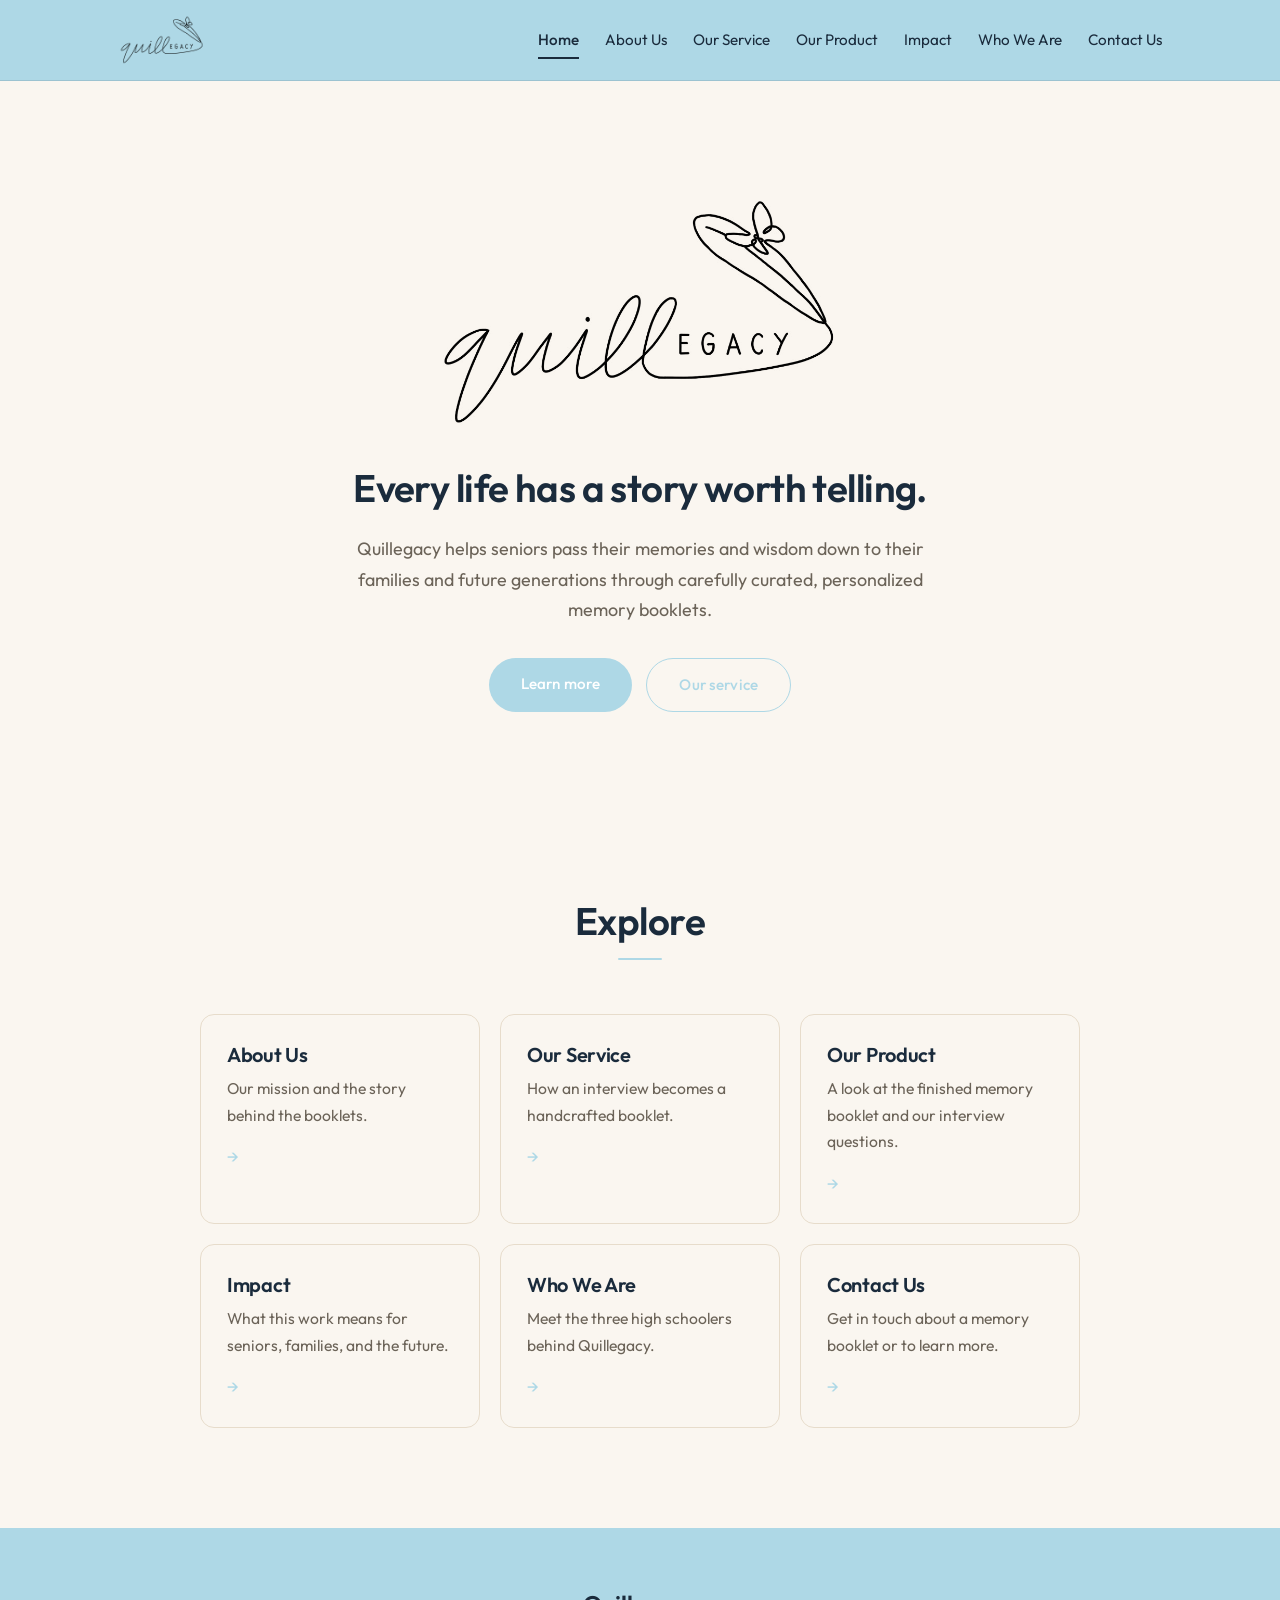
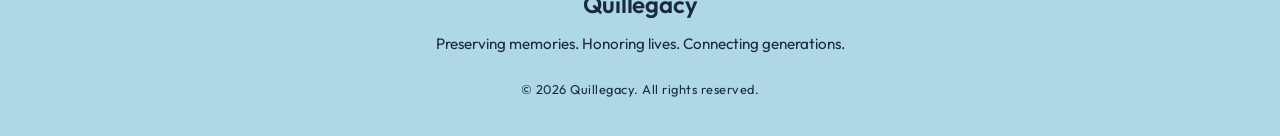
<file: index.html>
<!DOCTYPE html>
<html lang="en">
<head>
  <meta charset="UTF-8" />
  <meta name="viewport" content="width=device-width, initial-scale=1.0" />
  <title>Quillegacy — Preserving the Stories That Matter</title>
  <meta name="description" content="Quillegacy creates personalized memory booklets that preserve the stories, memories, and wisdom of seniors for their families and future generations." />
  <link rel="icon" href="images/favicon.png" type="image/png" />
  <link rel="apple-touch-icon" href="images/favicon.png" />
  <link rel="stylesheet" href="style.css" />
  <link rel="preconnect" href="https://fonts.googleapis.com">
  <link rel="preconnect" href="https://fonts.gstatic.com" crossorigin>
  <link href="https://fonts.googleapis.com/css2?family=Outfit:wght@300;400;500;600;700&display=swap" rel="stylesheet">
</head>
<body>

  <!-- ===== NAVIGATION (same on every page) ===== -->
  <header class="nav">
    <div class="nav-inner">
      <a href="index.html" class="logo" aria-label="Quillegacy home">
        <img src="images/quillegacy-logo.png" alt="Quillegacy" />
      </a>
      <nav>
        <a href="index.html" aria-current="page">Home</a>
        <a href="about.html">About Us</a>
        <a href="services.html">Our Service</a>
        <a href="product.html">Our Product</a>
        <a href="impact.html">Impact</a>
        <a href="team.html">Who We Are</a>
        <a href="contact.html">Contact Us</a>
      </nav>
    </div>
  </header>

  <!-- ===== LANDING HERO ===== -->
  <section class="hero">
    <div class="hero-content">
      <img src="images/quillegacy-logo.png" alt="Quillegacy" class="hero-logo" />
      <h2>Every life has a story worth telling.</h2>
      <p class="tagline">
        Quillegacy helps seniors pass their memories and wisdom down to their families
        and future generations through carefully curated, personalized memory booklets.
      </p>
      <div class="hero-actions">
        <a href="about.html" class="btn">Learn more</a>
        <a href="services.html" class="btn btn-ghost">Our service</a>
      </div>
    </div>
  </section>

  <!-- ===== EXPLORE TILES ===== -->
  <section class="section section-light">
    <div class="container">
      <h2 class="center">Explore</h2>
      <div class="tile-grid">
        <a href="about.html" class="tile">
          <h3>About Us</h3>
          <p>Our mission and the story behind the booklets.</p>
          <span class="tile-arrow">&rarr;</span>
        </a>
        <a href="services.html" class="tile">
          <h3>Our Service</h3>
          <p>How an interview becomes a handcrafted booklet.</p>
          <span class="tile-arrow">&rarr;</span>
        </a>
        <a href="product.html" class="tile">
          <h3>Our Product</h3>
          <p>A look at the finished memory booklet and our interview questions.</p>
          <span class="tile-arrow">&rarr;</span>
        </a>
        <a href="impact.html" class="tile">
          <h3>Impact</h3>
          <p>What this work means for seniors, families, and the future.</p>
          <span class="tile-arrow">&rarr;</span>
        </a>
        <a href="team.html" class="tile">
          <h3>Who We Are</h3>
          <p>Meet the three high schoolers behind Quillegacy.</p>
          <span class="tile-arrow">&rarr;</span>
        </a>
        <a href="contact.html" class="tile">
          <h3>Contact Us</h3>
          <p>Get in touch about a memory booklet or to learn more.</p>
          <span class="tile-arrow">&rarr;</span>
        </a>
      </div>
    </div>
  </section>

  <!-- ===== FOOTER (same on every page) ===== -->
  <footer class="footer">
    <div class="container">
      <p class="footer-brand">Quillegacy</p>
      <p class="footer-tag">Preserving memories. Honoring lives. Connecting generations.</p>
      <p class="footer-copy">&copy; 2026 Quillegacy. All rights reserved.</p>
    </div>
  </footer>

</body>
</html>
</file>
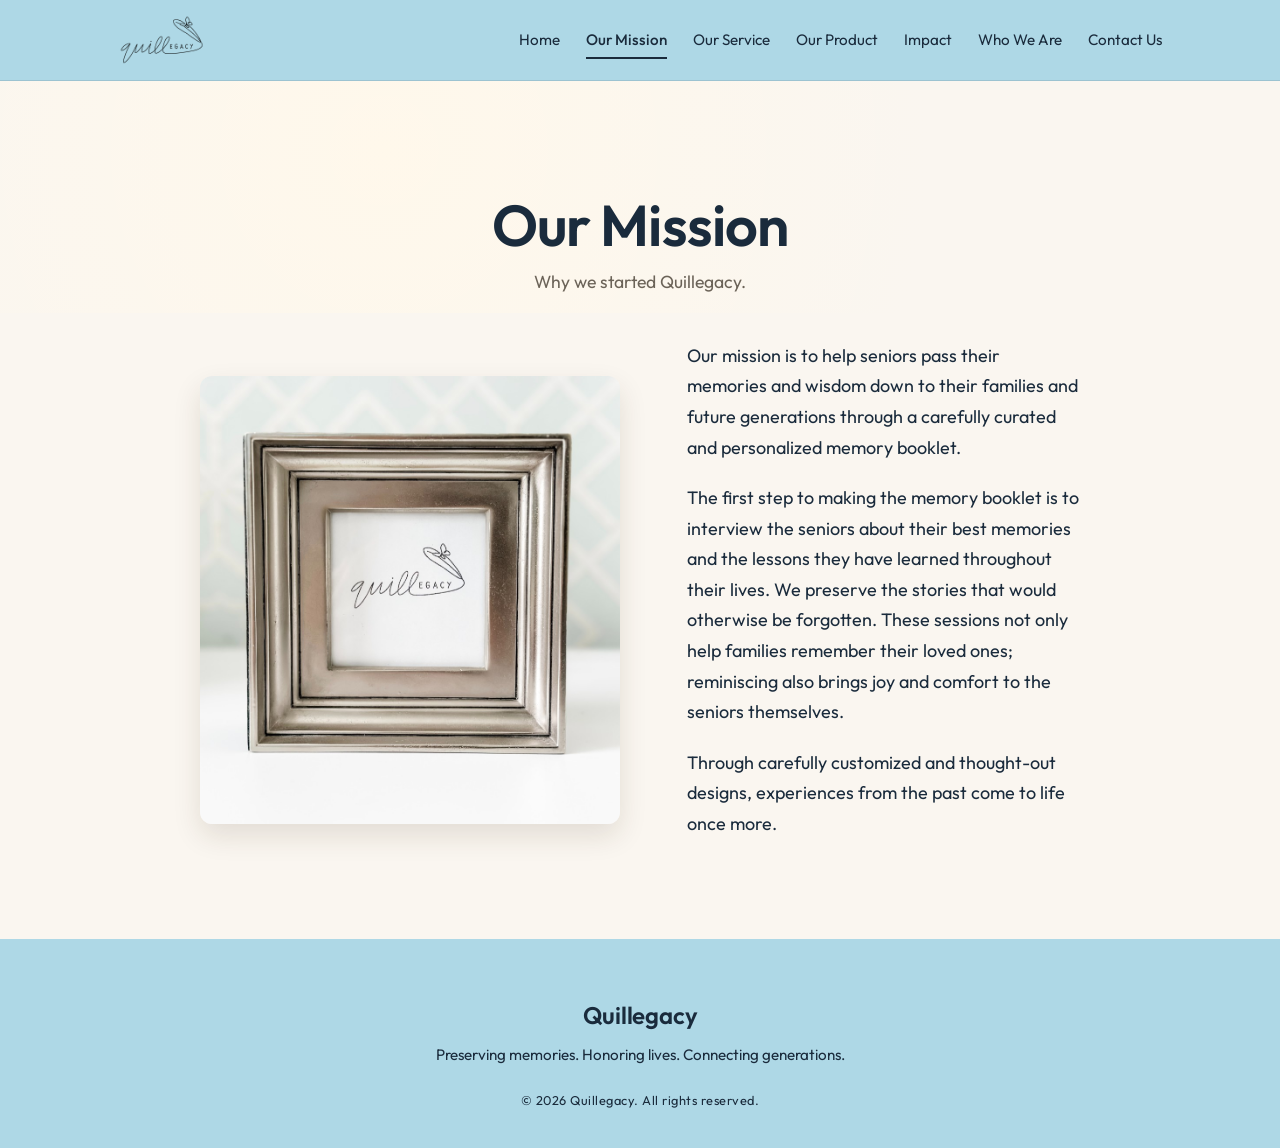
<file: about.html>
<!DOCTYPE html>
<html lang="en">
<head>
  <meta charset="UTF-8" />
  <meta name="viewport" content="width=device-width, initial-scale=1.0" />
  <title>Our Mission — Quillegacy</title>
  <meta name="description" content="Our mission is to help seniors pass their memories and wisdom down to their families through personalized memory booklets." />
  <link rel="icon" href="images/favicon.png" type="image/png" />
  <link rel="apple-touch-icon" href="images/favicon.png" />
  <link rel="stylesheet" href="style.css" />
  <link rel="preconnect" href="https://fonts.googleapis.com">
  <link rel="preconnect" href="https://fonts.gstatic.com" crossorigin>
  <link href="https://fonts.googleapis.com/css2?family=Outfit:wght@300;400;500;600;700&display=swap" rel="stylesheet">
</head>
<body>

  <header class="nav">
    <div class="nav-inner">
      <a href="index.html" class="logo" aria-label="Quillegacy home">
        <img src="images/quillegacy-logo.png" alt="Quillegacy" />
      </a>
      <nav>
        <a href="index.html">Home</a>
        <a href="about.html" aria-current="page">Our Mission</a>
        <a href="services.html">Our Service</a>
        <a href="product.html">Our Product</a>
        <a href="impact.html">Impact</a>
        <a href="team.html">Who We Are</a>
        <a href="contact.html">Contact Us</a>
      </nav>
    </div>
  </header>

  <section class="page-header page-header--compact">
    <div class="container">
      <h1>Our Mission</h1>
      <p class="page-sub">Why we started Quillegacy.</p>
    </div>
  </section>

  <section class="section section-light section-product">
    <div class="container">
      <div class="product-feature">
        <div class="product-image product-image--portrait">
          <img src="images/mission-frame.png" alt="A framed Quillegacy logo card on a shelf against a light blue patterned wall." />
        </div>
        <div class="product-text">
          <p class="lead">
            Our mission is to help seniors pass their memories and wisdom down to their
            families and future generations through a carefully curated and personalized
            memory booklet.
          </p>
          <p>
            The first step to making the memory booklet is to interview the seniors about
            their best memories and the lessons they have learned throughout their lives.
            We preserve the stories that would otherwise be forgotten. These sessions not
            only help families remember their loved ones; reminiscing also brings joy
            and comfort to the seniors themselves.
          </p>
          <p>
            Through carefully customized and thought-out designs, experiences from the
            past come to life once more.
          </p>
        </div>
      </div>
    </div>
  </section>

  <footer class="footer">
    <div class="container">
      <p class="footer-brand">Quillegacy</p>
      <p class="footer-tag">Preserving memories. Honoring lives. Connecting generations.</p>
      <p class="footer-copy">&copy; 2026 Quillegacy. All rights reserved.</p>
    </div>
  </footer>

</body>
</html>
</file>
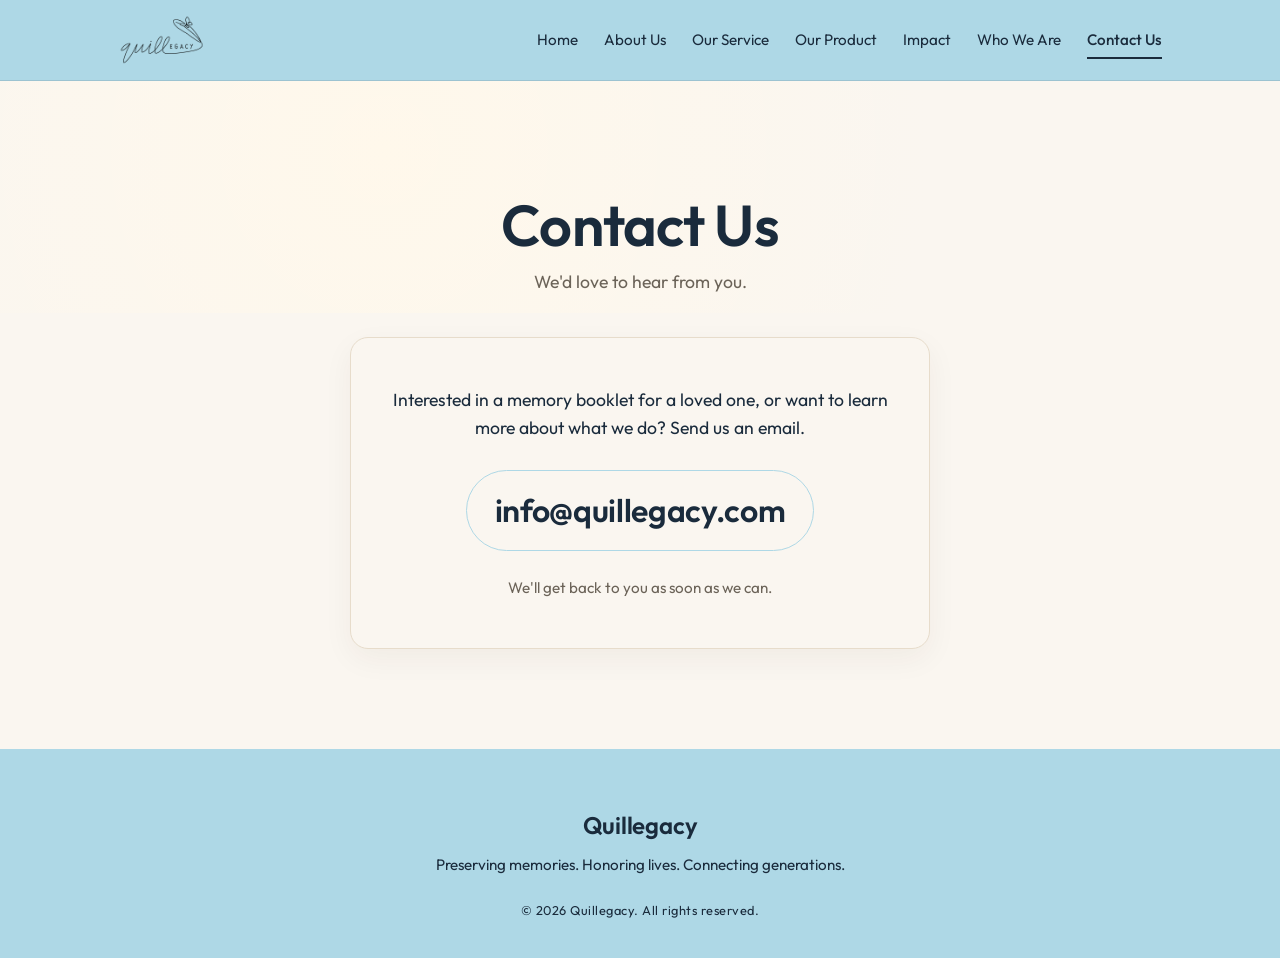
<file: contact.html>
<!DOCTYPE html>
<html lang="en">
<head>
  <meta charset="UTF-8" />
  <meta name="viewport" content="width=device-width, initial-scale=1.0" />
  <title>Contact Us — Quillegacy</title>
  <meta name="description" content="Get in touch with Quillegacy about a memory booklet or collaboration." />
  <link rel="icon" href="images/favicon.png" type="image/png" />
  <link rel="apple-touch-icon" href="images/favicon.png" />
  <link rel="stylesheet" href="style.css" />
  <link rel="preconnect" href="https://fonts.googleapis.com">
  <link rel="preconnect" href="https://fonts.gstatic.com" crossorigin>
  <link href="https://fonts.googleapis.com/css2?family=Outfit:wght@300;400;500;600;700&display=swap" rel="stylesheet">
</head>
<body>

  <header class="nav">
    <div class="nav-inner">
      <a href="index.html" class="logo" aria-label="Quillegacy home">
        <img src="images/quillegacy-logo.png" alt="Quillegacy" />
      </a>
      <nav>
        <a href="index.html">Home</a>
        <a href="about.html">About Us</a>
        <a href="services.html">Our Service</a>
        <a href="product.html">Our Product</a>
        <a href="impact.html">Impact</a>
        <a href="team.html">Who We Are</a>
        <a href="contact.html" aria-current="page">Contact Us</a>
      </nav>
    </div>
  </header>

  <section class="page-header page-header--compact">
    <div class="container">
      <h1>Contact Us</h1>
      <p class="page-sub">We'd love to hear from you.</p>
    </div>
  </section>

  <section class="section section-light section-contact">
    <div class="container">
      <div class="contact-card">
        <p class="contact-intro">
          Interested in a memory booklet for a loved one, or want to learn more
          about what we do? Send us an email.
        </p>
        <a href="mailto:info@quillegacy.com" class="contact-email">
          info@quillegacy.com
        </a>
        <p class="contact-note">
          We'll get back to you as soon as we can.
        </p>
      </div>
    </div>
  </section>

  <footer class="footer">
    <div class="container">
      <p class="footer-brand">Quillegacy</p>
      <p class="footer-tag">Preserving memories. Honoring lives. Connecting generations.</p>
      <p class="footer-copy">&copy; 2026 Quillegacy. All rights reserved.</p>
    </div>
  </footer>

</body>
</html>
</file>
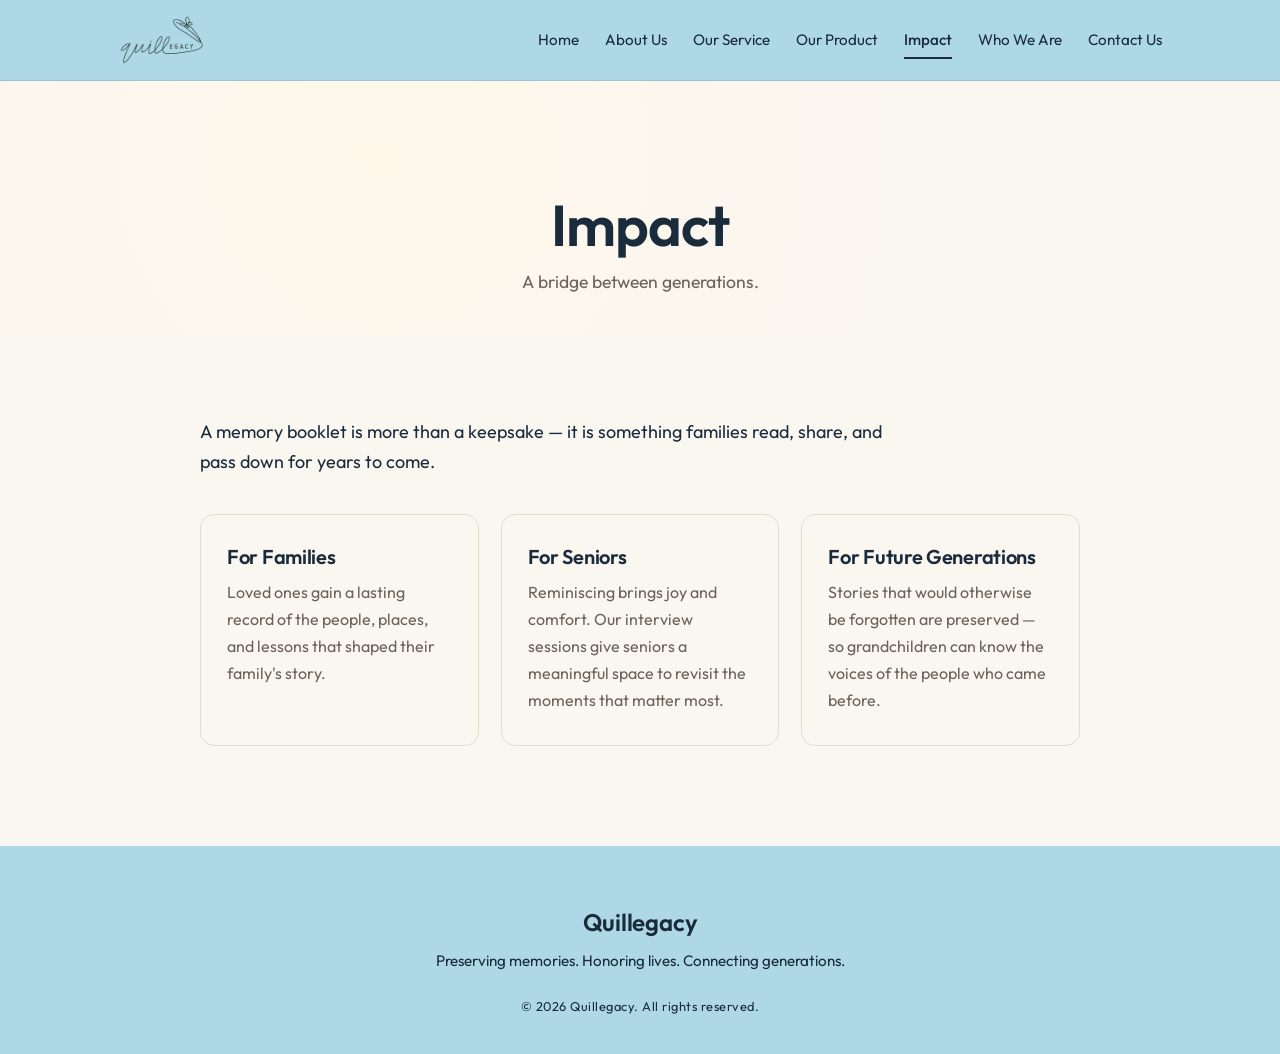
<file: impact.html>
<!DOCTYPE html>
<html lang="en">
<head>
  <meta charset="UTF-8" />
  <meta name="viewport" content="width=device-width, initial-scale=1.0" />
  <title>Impact — Quillegacy</title>
  <meta name="description" content="A memory booklet is a bridge between generations — for families, for seniors, and for the future." />
  <link rel="icon" href="images/favicon.png" type="image/png" />
  <link rel="apple-touch-icon" href="images/favicon.png" />
  <link rel="stylesheet" href="style.css" />
  <link rel="preconnect" href="https://fonts.googleapis.com">
  <link rel="preconnect" href="https://fonts.gstatic.com" crossorigin>
  <link href="https://fonts.googleapis.com/css2?family=Outfit:wght@300;400;500;600;700&display=swap" rel="stylesheet">
</head>
<body>

  <header class="nav">
    <div class="nav-inner">
      <a href="index.html" class="logo" aria-label="Quillegacy home">
        <img src="images/quillegacy-logo.png" alt="Quillegacy" />
      </a>
      <nav>
        <a href="index.html">Home</a>
        <a href="about.html">About Us</a>
        <a href="services.html">Our Service</a>
        <a href="product.html">Our Product</a>
        <a href="impact.html" aria-current="page">Impact</a>
        <a href="team.html">Who We Are</a>
        <a href="contact.html">Contact Us</a>
      </nav>
    </div>
  </header>

  <section class="page-header">
    <div class="container">
      <h1>Impact</h1>
      <p class="page-sub">A bridge between generations.</p>
    </div>
  </section>

  <section class="section section-light">
    <div class="container">
      <p class="lead">
        A memory booklet is more than a keepsake — it is something families read,
        share, and pass down for years to come.
      </p>

      <div class="impact-grid">
        <div class="impact-card">
          <h3>For Families</h3>
          <p>
            Loved ones gain a lasting record of the people, places, and lessons that
            shaped their family's story.
          </p>
        </div>
        <div class="impact-card">
          <h3>For Seniors</h3>
          <p>
            Reminiscing brings joy and comfort. Our interview sessions give seniors
            a meaningful space to revisit the moments that matter most.
          </p>
        </div>
        <div class="impact-card">
          <h3>For Future Generations</h3>
          <p>
            Stories that would otherwise be forgotten are preserved — so grandchildren
            can know the voices of the people who came before.
          </p>
        </div>
      </div>
    </div>
  </section>

  <footer class="footer">
    <div class="container">
      <p class="footer-brand">Quillegacy</p>
      <p class="footer-tag">Preserving memories. Honoring lives. Connecting generations.</p>
      <p class="footer-copy">&copy; 2026 Quillegacy. All rights reserved.</p>
    </div>
  </footer>

</body>
</html>
</file>
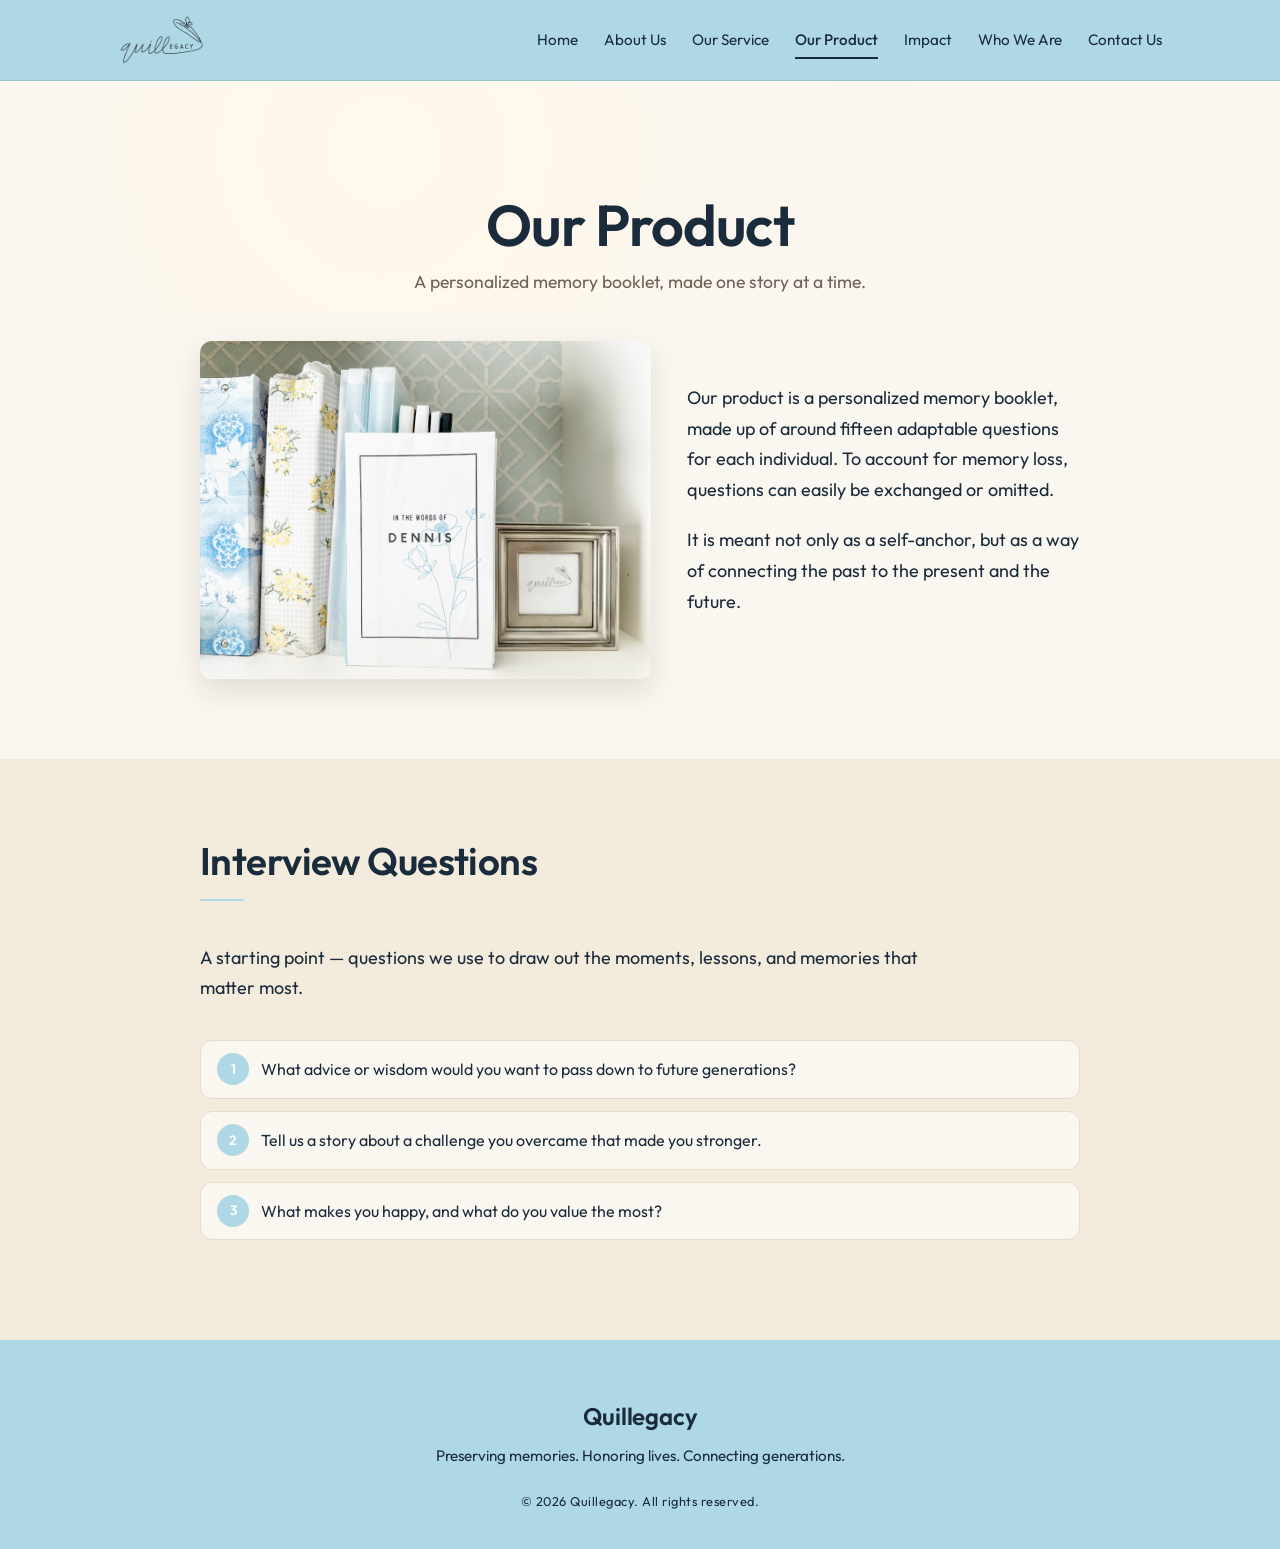
<file: product.html>
<!DOCTYPE html>
<html lang="en">
<head>
  <meta charset="UTF-8" />
  <meta name="viewport" content="width=device-width, initial-scale=1.0" />
  <title>Our Product — Quillegacy</title>
  <meta name="description" content="A personalized memory booklet of around fifteen adaptable questions, designed as a self-anchor and a bridge between past, present, and future." />
  <link rel="icon" href="images/favicon.png" type="image/png" />
  <link rel="apple-touch-icon" href="images/favicon.png" />
  <link rel="stylesheet" href="style.css" />
  <link rel="preconnect" href="https://fonts.googleapis.com">
  <link rel="preconnect" href="https://fonts.gstatic.com" crossorigin>
  <link href="https://fonts.googleapis.com/css2?family=Outfit:wght@300;400;500;600;700&display=swap" rel="stylesheet">
</head>
<body>

  <header class="nav">
    <div class="nav-inner">
      <a href="index.html" class="logo" aria-label="Quillegacy home">
        <img src="images/quillegacy-logo.png" alt="Quillegacy" />
      </a>
      <nav>
        <a href="index.html">Home</a>
        <a href="about.html">About Us</a>
        <a href="services.html">Our Service</a>
        <a href="product.html" aria-current="page">Our Product</a>
        <a href="impact.html">Impact</a>
        <a href="team.html">Who We Are</a>
        <a href="contact.html">Contact Us</a>
      </nav>
    </div>
  </header>

  <section class="page-header page-header--compact">
    <div class="container">
      <h1>Our Product</h1>
      <p class="page-sub">A personalized memory booklet, made one story at a time.</p>
    </div>
  </section>

  <section class="section section-light section-product">
    <div class="container">
      <div class="product-feature">
        <div class="product-image product-image--wide">
          <img src="images/booklet.png" alt="A Quillegacy memory booklet titled &quot;In the Words of Dennis&quot;, sitting on a shelf beside floral-patterned books." />
        </div>
        <div class="product-text">
          <p class="lead">
            Our product is a personalized memory booklet, made up of around fifteen
            adaptable questions for each individual. To account for memory loss,
            questions can easily be exchanged or omitted.
          </p>
          <p>
            It is meant not only as a self-anchor, but as a way of connecting the
            past to the present and the future.
          </p>
        </div>
      </div>
    </div>
  </section>

  <section class="section section-warm">
    <div class="container">
      <h2>Interview Questions</h2>
      <p class="lead">
        A starting point — questions we use to draw out the moments, lessons, and
        memories that matter most.
      </p>

      <ol class="question-list">
        <li>What advice or wisdom would you want to pass down to future generations?</li>
        <li>Tell us a story about a challenge you overcame that made you stronger.</li>
        <li>What makes you happy, and what do you value the most?</li>
      </ol>
    </div>
  </section>

  <footer class="footer">
    <div class="container">
      <p class="footer-brand">Quillegacy</p>
      <p class="footer-tag">Preserving memories. Honoring lives. Connecting generations.</p>
      <p class="footer-copy">&copy; 2026 Quillegacy. All rights reserved.</p>
    </div>
  </footer>

</body>
</html>
</file>
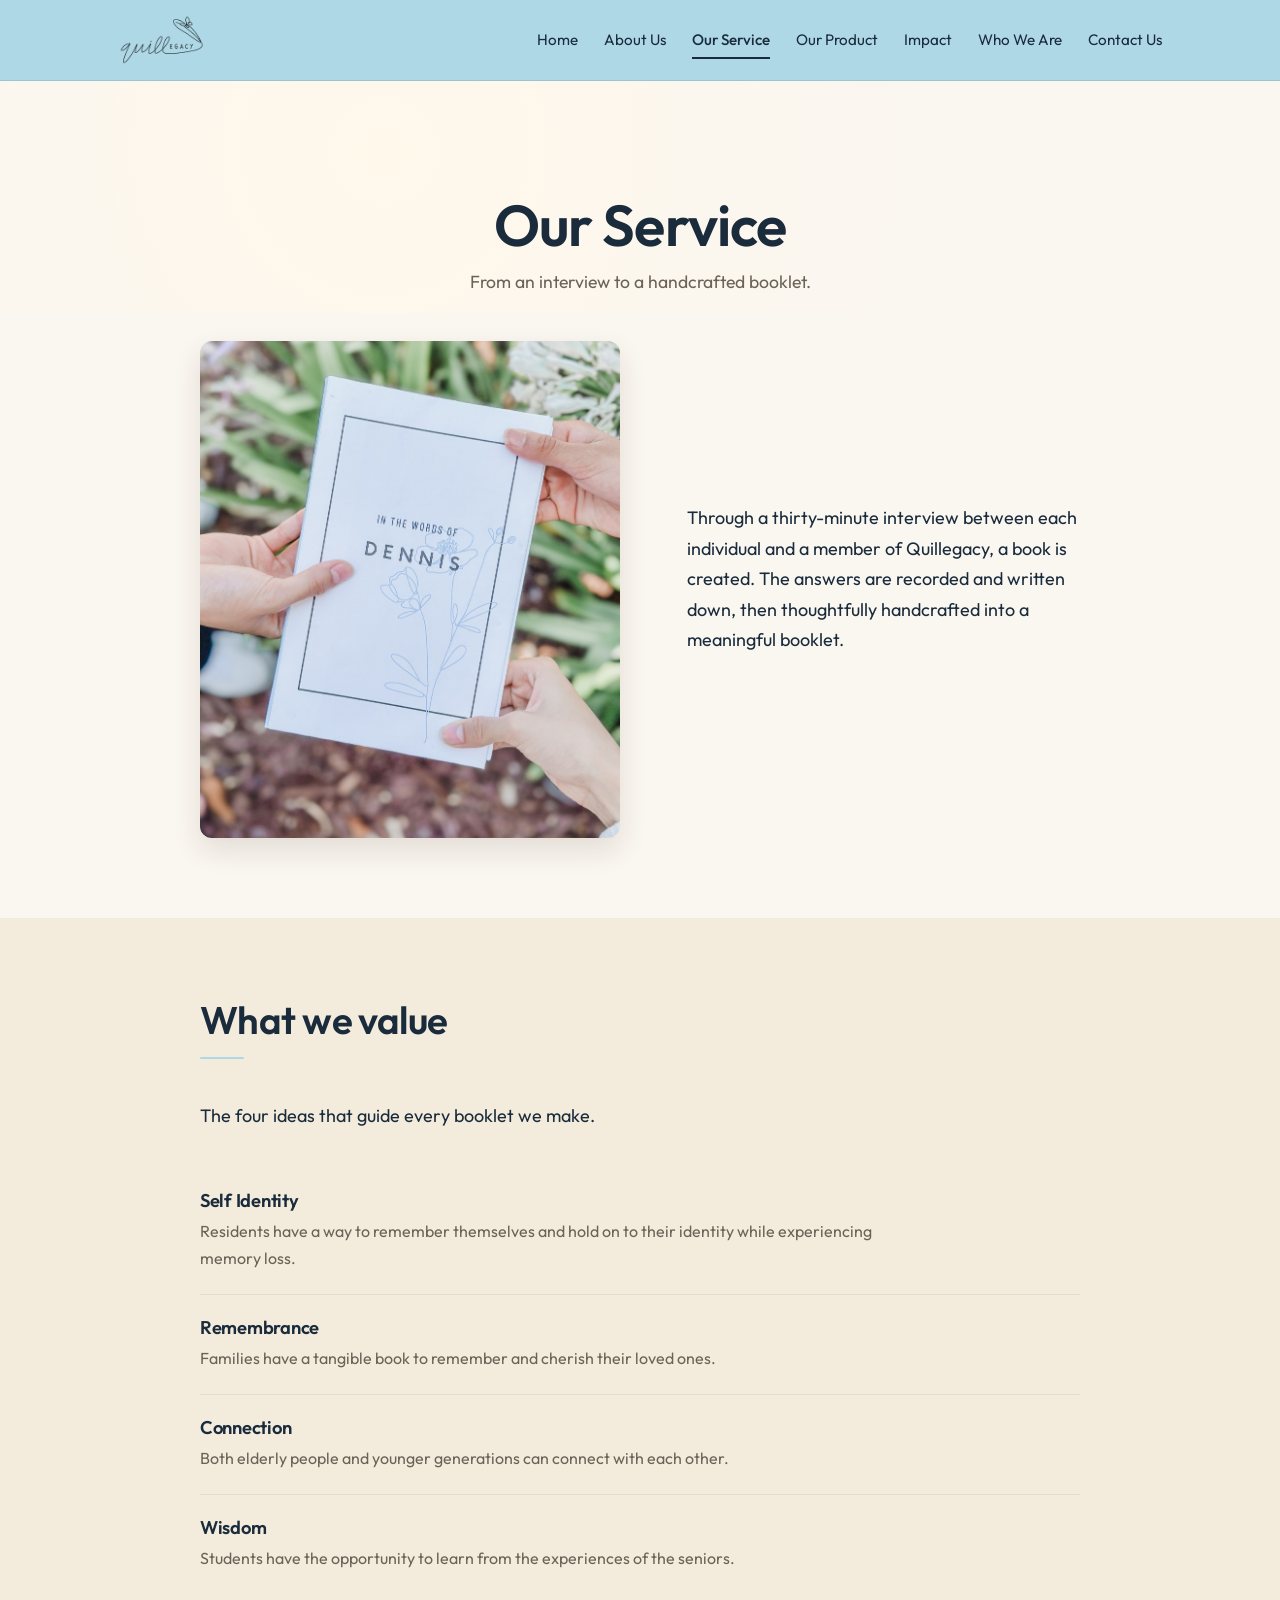
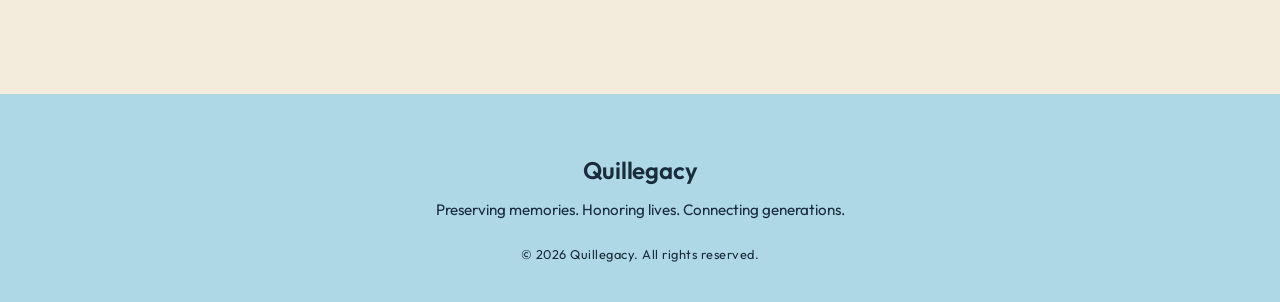
<file: services.html>
<!DOCTYPE html>
<html lang="en">
<head>
  <meta charset="UTF-8" />
  <meta name="viewport" content="width=device-width, initial-scale=1.0" />
  <title>Our Service — Quillegacy</title>
  <meta name="description" content="A thirty-minute interview becomes a thoughtfully handcrafted memory booklet." />
  <link rel="icon" href="images/favicon.png" type="image/png" />
  <link rel="apple-touch-icon" href="images/favicon.png" />
  <link rel="stylesheet" href="style.css" />
  <link rel="preconnect" href="https://fonts.googleapis.com">
  <link rel="preconnect" href="https://fonts.gstatic.com" crossorigin>
  <link href="https://fonts.googleapis.com/css2?family=Outfit:wght@300;400;500;600;700&display=swap" rel="stylesheet">
</head>
<body>

  <header class="nav">
    <div class="nav-inner">
      <a href="index.html" class="logo" aria-label="Quillegacy home">
        <img src="images/quillegacy-logo.png" alt="Quillegacy" />
      </a>
      <nav>
        <a href="index.html">Home</a>
        <a href="about.html">About Us</a>
        <a href="services.html" aria-current="page">Our Service</a>
        <a href="product.html">Our Product</a>
        <a href="impact.html">Impact</a>
        <a href="team.html">Who We Are</a>
        <a href="contact.html">Contact Us</a>
      </nav>
    </div>
  </header>

  <section class="page-header page-header--compact">
    <div class="container">
      <h1>Our Service</h1>
      <p class="page-sub">From an interview to a handcrafted booklet.</p>
    </div>
  </section>

  <section class="section section-light section-product">
    <div class="container">
      <div class="product-feature">
        <div class="product-image product-image--portrait">
          <img src="images/booklet-hands.png" alt="Hands holding a Quillegacy memory booklet titled &quot;In the Words of Dennis&quot; outdoors." />
        </div>
        <div class="product-text">
          <p class="lead">
            Through a thirty-minute interview between each individual and a member of
            Quillegacy, a book is created. The answers are recorded and written down,
            then thoughtfully handcrafted into a meaningful booklet.
          </p>
        </div>
      </div>
    </div>
  </section>

  <section class="section section-warm">
    <div class="container">
      <h2>What we value</h2>
      <p class="lead">The four ideas that guide every booklet we make.</p>

      <div class="value-list">
        <div class="value-item">
          <h3>Self Identity</h3>
          <p>
            Residents have a way to remember themselves and hold on to their identity
            while experiencing memory loss.
          </p>
        </div>
        <div class="value-item">
          <h3>Remembrance</h3>
          <p>
            Families have a tangible book to remember and cherish their loved ones.
          </p>
        </div>
        <div class="value-item">
          <h3>Connection</h3>
          <p>
            Both elderly people and younger generations can connect with each other.
          </p>
        </div>
        <div class="value-item">
          <h3>Wisdom</h3>
          <p>
            Students have the opportunity to learn from the experiences of the seniors.
          </p>
        </div>
      </div>
    </div>
  </section>

  <footer class="footer">
    <div class="container">
      <p class="footer-brand">Quillegacy</p>
      <p class="footer-tag">Preserving memories. Honoring lives. Connecting generations.</p>
      <p class="footer-copy">&copy; 2026 Quillegacy. All rights reserved.</p>
    </div>
  </footer>

</body>
</html>
</file>
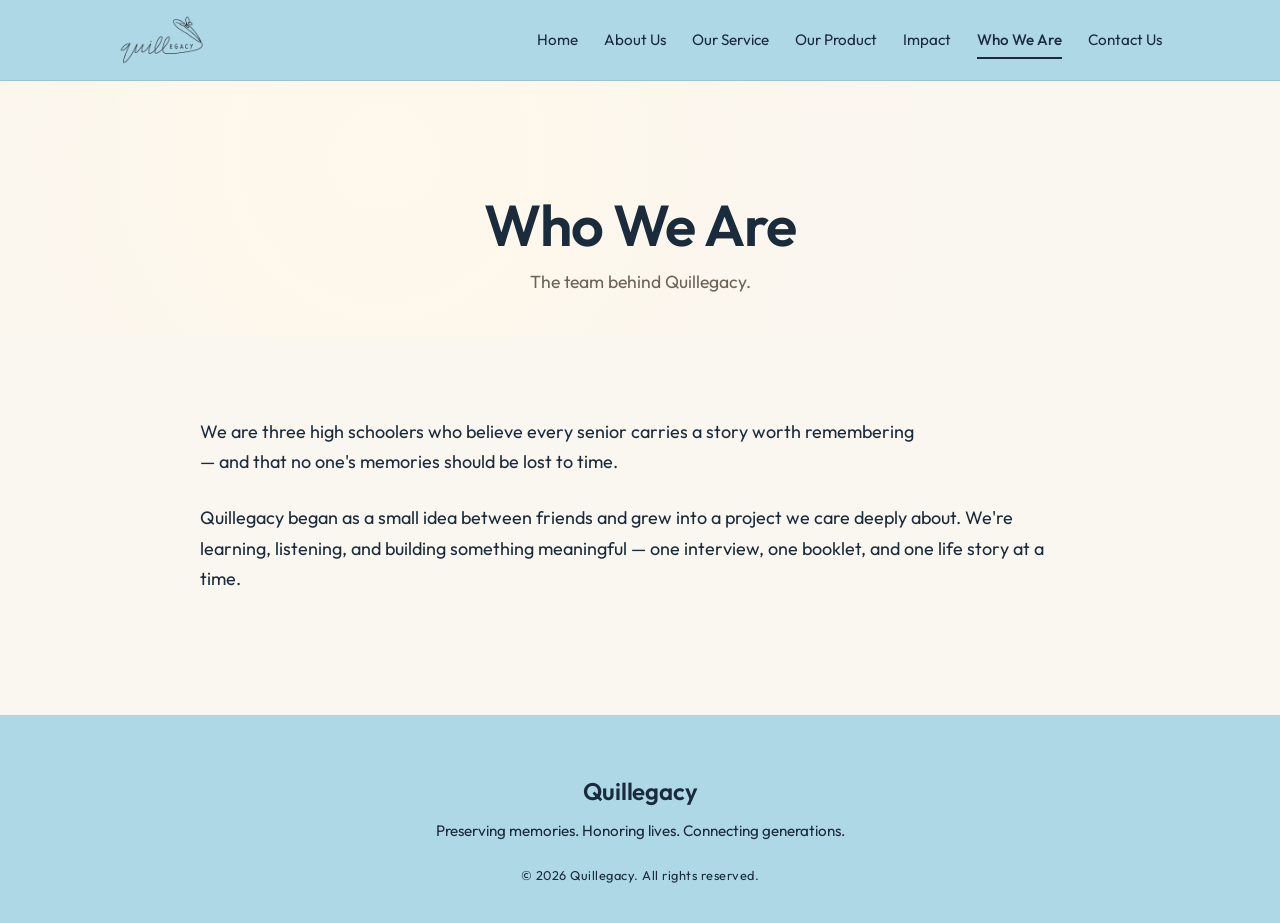
<file: team.html>
<!DOCTYPE html>
<html lang="en">
<head>
  <meta charset="UTF-8" />
  <meta name="viewport" content="width=device-width, initial-scale=1.0" />
  <title>Who We Are — Quillegacy</title>
  <meta name="description" content="Meet the three 8th graders behind Quillegacy." />
  <link rel="icon" href="images/favicon.png" type="image/png" />
  <link rel="apple-touch-icon" href="images/favicon.png" />
  <link rel="stylesheet" href="style.css" />
  <link rel="preconnect" href="https://fonts.googleapis.com">
  <link rel="preconnect" href="https://fonts.gstatic.com" crossorigin>
  <link href="https://fonts.googleapis.com/css2?family=Outfit:wght@300;400;500;600;700&display=swap" rel="stylesheet">
</head>
<body>

  <header class="nav">
    <div class="nav-inner">
      <a href="index.html" class="logo" aria-label="Quillegacy home">
        <img src="images/quillegacy-logo.png" alt="Quillegacy" />
      </a>
      <nav>
        <a href="index.html">Home</a>
        <a href="about.html">About Us</a>
        <a href="services.html">Our Service</a>
        <a href="product.html">Our Product</a>
        <a href="impact.html">Impact</a>
        <a href="team.html" aria-current="page">Who We Are</a>
        <a href="contact.html">Contact Us</a>
      </nav>
    </div>
  </header>

  <section class="page-header">
    <div class="container">
      <h1>Who We Are</h1>
      <p class="page-sub">The team behind Quillegacy.</p>
    </div>
  </section>

  <section class="section section-light">
    <div class="container">
      <p class="lead">
        We are three high schoolers who believe every senior carries a story worth
        remembering — and that no one's memories should be lost to time.
      </p>
      <p>
        Quillegacy began as a small idea between friends and grew into a project
        we care deeply about. We're learning, listening, and building something
        meaningful — one interview, one booklet, and one life story at a time.
      </p>
    </div>
  </section>

  <footer class="footer">
    <div class="container">
      <p class="footer-brand">Quillegacy</p>
      <p class="footer-tag">Preserving memories. Honoring lives. Connecting generations.</p>
      <p class="footer-copy">&copy; 2026 Quillegacy. All rights reserved.</p>
    </div>
  </footer>

</body>
</html>
</file>
<file: style.css>
/* =========================================================
   Quillegacy — Stylesheet
   Edit the colors and fonts here to change the whole site.
   ========================================================= */

:root {
  /* Color palette — warm, gentle, legacy-inspired */
  --cream:      #faf6f0;   /* page background */
  --warm:       #f3ebdc;   /* alternating section background */
  --ink:        #1a2b3c;   /* main text color */
  --muted:      #6b6358;   /* secondary text */
  --accent:     #aed8e6;   /* buttons & highlights */
  --accent-dk:  #1a2b3c;   /* hover color */
  --line:       #e7dccb;   /* subtle borders */

  /* Font — Outfit is the closest free match to Canva's "Now".
     To swap in the real "Now" font, see README.md.            */
  --font: 'Outfit', -apple-system, BlinkMacSystemFont, 'Segoe UI',
          Roboto, 'Helvetica Neue', Arial, sans-serif;
}

/* ---------- Base ---------- */

* { box-sizing: border-box; }

html { scroll-behavior: smooth; }

body {
  margin: 0;
  font-family: var(--font);
  font-weight: 400;
  font-size: 18px;
  line-height: 1.7;
  color: var(--ink);
  background: var(--cream);
  -webkit-font-smoothing: antialiased;
  -moz-osx-font-smoothing: grayscale;
}

h1, h2, h3 {
  font-family: var(--font);
  font-weight: 600;
  letter-spacing: -0.015em;
  line-height: 1.18;
  margin: 0 0 0.6em;
  color: var(--ink);
}

h1 { font-size: clamp(2.2rem, 5vw, 3.6rem); font-weight: 600; }
h2 { font-size: clamp(1.7rem, 3.4vw, 2.4rem); }
h3 { font-size: 1.25rem; font-weight: 600; }

p { margin: 0 0 1.1em; }

a { color: var(--accent); text-decoration: none; }
a:hover { color: var(--accent-dk); }

.center { text-align: center; }

/* ---------- Navigation ---------- */

.nav {
  position: sticky;
  top: 0;
  z-index: 50;
  background: #aed8e6;
  border-bottom: 1px solid rgba(26, 43, 60, 0.12);
}

.nav-inner {
  max-width: 1100px;
  margin: 0 auto;
  padding: 14px 28px;
  display: flex;
  align-items: center;
  justify-content: space-between;
  gap: 24px;
}

.logo {
  display: inline-flex;
  align-items: center;
  flex-shrink: 0;
}
.logo img {
  height: 52px;
  width: auto;
  display: block;
}

.nav nav {
  display: flex;
  flex-wrap: wrap;
  gap: 26px;
  justify-content: flex-end;
}

.nav nav a {
  font-size: 0.95rem;
  font-weight: 400;
  color: var(--ink);
  position: relative;
  padding: 4px 0;
}

.nav nav a::after {
  content: "";
  position: absolute;
  left: 0; bottom: -2px;
  width: 0; height: 2px;
  background: var(--accent-dk);
  transition: width 0.25s ease;
}

.nav nav a:hover::after { width: 100%; }

.nav nav a[aria-current="page"] {
  color: var(--accent-dk);
  font-weight: 500;
}
.nav nav a[aria-current="page"]::after {
  width: 100%;
}

/* ---------- Landing Hero ---------- */

.hero {
  min-height: 82vh;
  display: flex;
  align-items: center;
  justify-content: center;
  padding: 80px 28px;
  background: var(--cream);
}

.hero-content {
  max-width: 780px;
  text-align: center;
}

.hero-logo {
  width: clamp(260px, 38vw, 420px);
  height: auto;
  display: block;
  margin: 0 auto 28px;
}

.hero h1 {
  font-weight: 600;
  letter-spacing: -0.02em;
}

.tagline {
  font-size: 1.12rem;
  color: var(--muted);
  max-width: 620px;
  margin: 0 auto 2rem;
}

.hero-actions {
  display: flex;
  gap: 14px;
  justify-content: center;
  flex-wrap: wrap;
}

.btn {
  display: inline-block;
  padding: 13px 32px;
  background: var(--accent);
  color: #fff;
  border-radius: 999px;
  font-size: 0.95rem;
  font-weight: 500;
  letter-spacing: 0.01em;
  transition: background 0.2s ease, transform 0.2s ease, box-shadow 0.2s ease;
}
.btn:hover {
  background: var(--accent-dk);
  color: #fff;
  transform: translateY(-1px);
  box-shadow: 0 10px 22px rgba(110, 68, 41, 0.18);
}
.btn-ghost {
  background: transparent;
  color: var(--accent);
  border: 1px solid var(--accent);
}
.btn-ghost:hover {
  background: var(--accent);
  color: #fff;
}

/* ---------- Page header (inner pages) ---------- */

.page-header {
  padding: 110px 28px 40px;
  background:
    radial-gradient(circle at 30% 30%, #fff8eb 0%, transparent 60%),
    var(--cream);
  text-align: center;
}

.page-header h1 {
  margin-bottom: 8px;
}

.page-sub {
  color: var(--muted);
  font-size: 1.1rem;
  margin: 0;
}

/* ---------- Sections ---------- */

.section {
  padding: 80px 28px 100px;
}

.section-light { background: var(--cream); }
.section-warm  { background: var(--warm); }

.container {
  max-width: 880px;
  margin: 0 auto;
}

.section h2 {
  position: relative;
  padding-bottom: 14px;
  margin-bottom: 28px;
}
.section h2::after {
  content: "";
  display: block;
  width: 44px;
  height: 2px;
  background: var(--accent);
  margin-top: 14px;
  border-radius: 2px;
}
.section h2.center::after { margin-left: auto; margin-right: auto; }

.lead {
  font-size: inherit;
  color: var(--ink);
  font-weight: 400;
  margin-bottom: 1.4em;
  max-width: 720px;
}

/* ---------- Landing tile grid ---------- */

.tile-grid {
  display: grid;
  grid-template-columns: repeat(auto-fit, minmax(220px, 1fr));
  gap: 20px;
  margin-top: 40px;
}

.tile {
  display: block;
  background: var(--cream);
  border: 1px solid var(--line);
  border-radius: 14px;
  padding: 28px 26px 24px;
  color: var(--ink);
  transition: transform 0.25s ease, box-shadow 0.25s ease, border-color 0.25s ease;
  position: relative;
}
.tile:hover {
  transform: translateY(-4px);
  box-shadow: 0 14px 30px rgba(60, 40, 20, 0.08);
  border-color: var(--accent);
  color: var(--ink);
}
.tile h3 {
  color: var(--accent-dk);
  margin-bottom: 8px;
}
.tile p {
  margin: 0;
  color: var(--muted);
  font-size: 0.98rem;
}
.tile-arrow {
  display: inline-block;
  margin-top: 14px;
  color: var(--accent);
  font-size: 1.1rem;
  transition: transform 0.2s ease;
}
.tile:hover .tile-arrow { transform: translateX(4px); }

/* ---------- Impact cards ---------- */

.impact-grid {
  display: grid;
  grid-template-columns: repeat(auto-fit, minmax(240px, 1fr));
  gap: 22px;
  margin-top: 36px;
}

.impact-card {
  background: var(--cream);
  padding: 30px 26px;
  border-radius: 14px;
  border: 1px solid var(--line);
  transition: transform 0.25s ease, box-shadow 0.25s ease;
}
.impact-card:hover {
  transform: translateY(-4px);
  box-shadow: 0 14px 30px rgba(60, 40, 20, 0.08);
}
.impact-card h3 { color: var(--accent-dk); margin-bottom: 10px; }
.impact-card p  { margin: 0; color: var(--muted); font-size: 1rem; }

/* ---------- Product feature (Our Product page) ---------- */

.section-product {
  padding-top: 28px;
  padding-bottom: 80px;
}

.product-feature {
  display: grid;
  grid-template-columns: minmax(320px, 1.15fr) 1fr;
  gap: 36px;
  align-items: center;
  margin-top: 0;
}

.product-image {
  display: flex;
  justify-content: center;
  align-self: center;
  width: 100%;
  border-radius: 12px;
  box-shadow: 0 12px 28px rgba(60, 40, 20, 0.12);
  overflow: hidden;
}

.product-image--wide {
  max-width: 620px;
}

.product-image--portrait {
  max-width: 420px;
}

.product-image img {
  width: 100%;
  height: auto;
  display: block;
}

.product-image--wide img {
  max-width: 620px;
}

.product-image--portrait img {
  max-width: 420px;
}

.product-text {
  display: flex;
  flex-direction: column;
  justify-content: center;
  align-self: center;
}

.product-text .lead {
  margin-top: 0;
  margin-bottom: 1.1em;
}

@media (max-width: 760px) {
  .product-feature {
    grid-template-columns: 1fr;
    gap: 24px;
  }
  .product-image {
    align-self: center;
    max-width: 100%;
    justify-content: center;
    overflow: visible;
  }
  .product-text { align-self: auto; }
  .product-image img {
    width: 100%;
    max-width: 100%;
    height: auto;
  }
}

/* ---------- Interview questions list ---------- */

.question-list {
  margin: 36px 0 0;
  padding: 0;
  list-style: none;
  counter-reset: q;
  display: grid;
  gap: 12px;
}

.question-list li {
  counter-increment: q;
  position: relative;
  padding: 16px 18px 16px 60px;
  background: var(--cream);
  border: 1px solid var(--line);
  border-radius: 12px;
  color: var(--ink);
  font-size: 1rem;
  line-height: 1.55;
  transition: transform 0.2s ease, box-shadow 0.2s ease, border-color 0.2s ease;
}

.question-list li::before {
  content: counter(q);
  position: absolute;
  left: 16px;
  top: 50%;
  transform: translateY(-50%);
  width: 32px;
  height: 32px;
  border-radius: 50%;
  background: var(--accent);
  color: #fff;
  font-size: 0.85rem;
  font-weight: 600;
  display: flex;
  align-items: center;
  justify-content: center;
}

.question-list li:hover {
  transform: translateX(2px);
  border-color: var(--accent);
  box-shadow: 0 6px 16px rgba(60, 40, 20, 0.06);
}

@media (max-width: 520px) {
  .question-list li {
    padding: 14px 14px 14px 54px;
    font-size: 0.96rem;
  }
  .question-list li::before {
    width: 28px;
    height: 28px;
    left: 14px;
  }
}

/* ---------- Value list (Our Service page) ---------- */

.value-list {
  margin-top: 36px;
  display: grid;
  gap: 0;
}

.value-item {
  padding: 22px 0;
  border-bottom: 1px solid var(--line);
}
.value-item:last-child { border-bottom: none; }

.value-item h3 {
  color: var(--accent-dk);
  margin: 0 0 6px;
  font-size: 1.15rem;
}
.value-item p {
  margin: 0;
  color: var(--muted);
  font-size: 1rem;
  max-width: 680px;
}

/* ---------- Contact page ---------- */

.page-header--compact {
  padding-bottom: 16px;
}

.section-contact {
  padding-top: 24px;
}

.contact-card {
  max-width: 580px;
  margin: 0 auto;
  padding: 48px 36px;
  background: var(--cream);
  border: 1px solid var(--line);
  border-radius: 18px;
  text-align: center;
  box-shadow: 0 10px 30px rgba(60, 40, 20, 0.05);
}

.contact-intro {
  font-size: 1.1rem;
  color: var(--ink);
  margin: 0 0 28px;
  line-height: 1.6;
}

.contact-email {
  display: inline-block;
  font-size: clamp(1.4rem, 3.4vw, 2rem);
  font-weight: 600;
  color: var(--accent-dk);
  letter-spacing: -0.01em;
  padding: 12px 28px;
  border: 1px solid var(--accent);
  border-radius: 999px;
  transition: background 0.2s ease, color 0.2s ease, transform 0.2s ease;
  word-break: break-all;
}

.contact-email:hover {
  background: var(--accent);
  color: #fff;
  transform: translateY(-1px);
}

.contact-note {
  font-size: 0.95rem;
  color: var(--muted);
  margin: 24px 0 0;
}

@media (max-width: 520px) {
  .contact-card { padding: 36px 22px; }
  .contact-email { padding: 10px 20px; }
}

/* ---------- Footer ---------- */

.footer {
  background: #aed8e6;
  color: #1a2b3c;
  padding: 56px 28px 36px;
  text-align: center;
}

.footer-brand {
  font-family: var(--font);
  font-size: 1.5rem;
  font-weight: 600;
  color: #1a2b3c;
  margin: 0 0 6px;
  letter-spacing: -0.01em;
}

.footer-tag {
  font-size: 0.95rem;
  margin-bottom: 22px;
  color: #1a2b3c;
}

.footer-copy {
  font-size: 0.8rem;
  color: #1a2b3c;
  letter-spacing: 0.04em;
  margin: 0;
}

/* ---------- Responsive ---------- */

@media (max-width: 720px) {
  .nav-inner {
    flex-direction: column;
    align-items: center;
    gap: 10px;
    padding: 14px 20px;
  }
  .nav nav { justify-content: center; gap: 18px; }
  .nav nav a { font-size: 0.9rem; }
  .logo img { height: 44px; }
}

@media (max-width: 480px) {
  body { font-size: 17px; }
  .section { padding: 60px 22px 80px; }
  .page-header { padding: 70px 22px 30px; }
}
</file>
